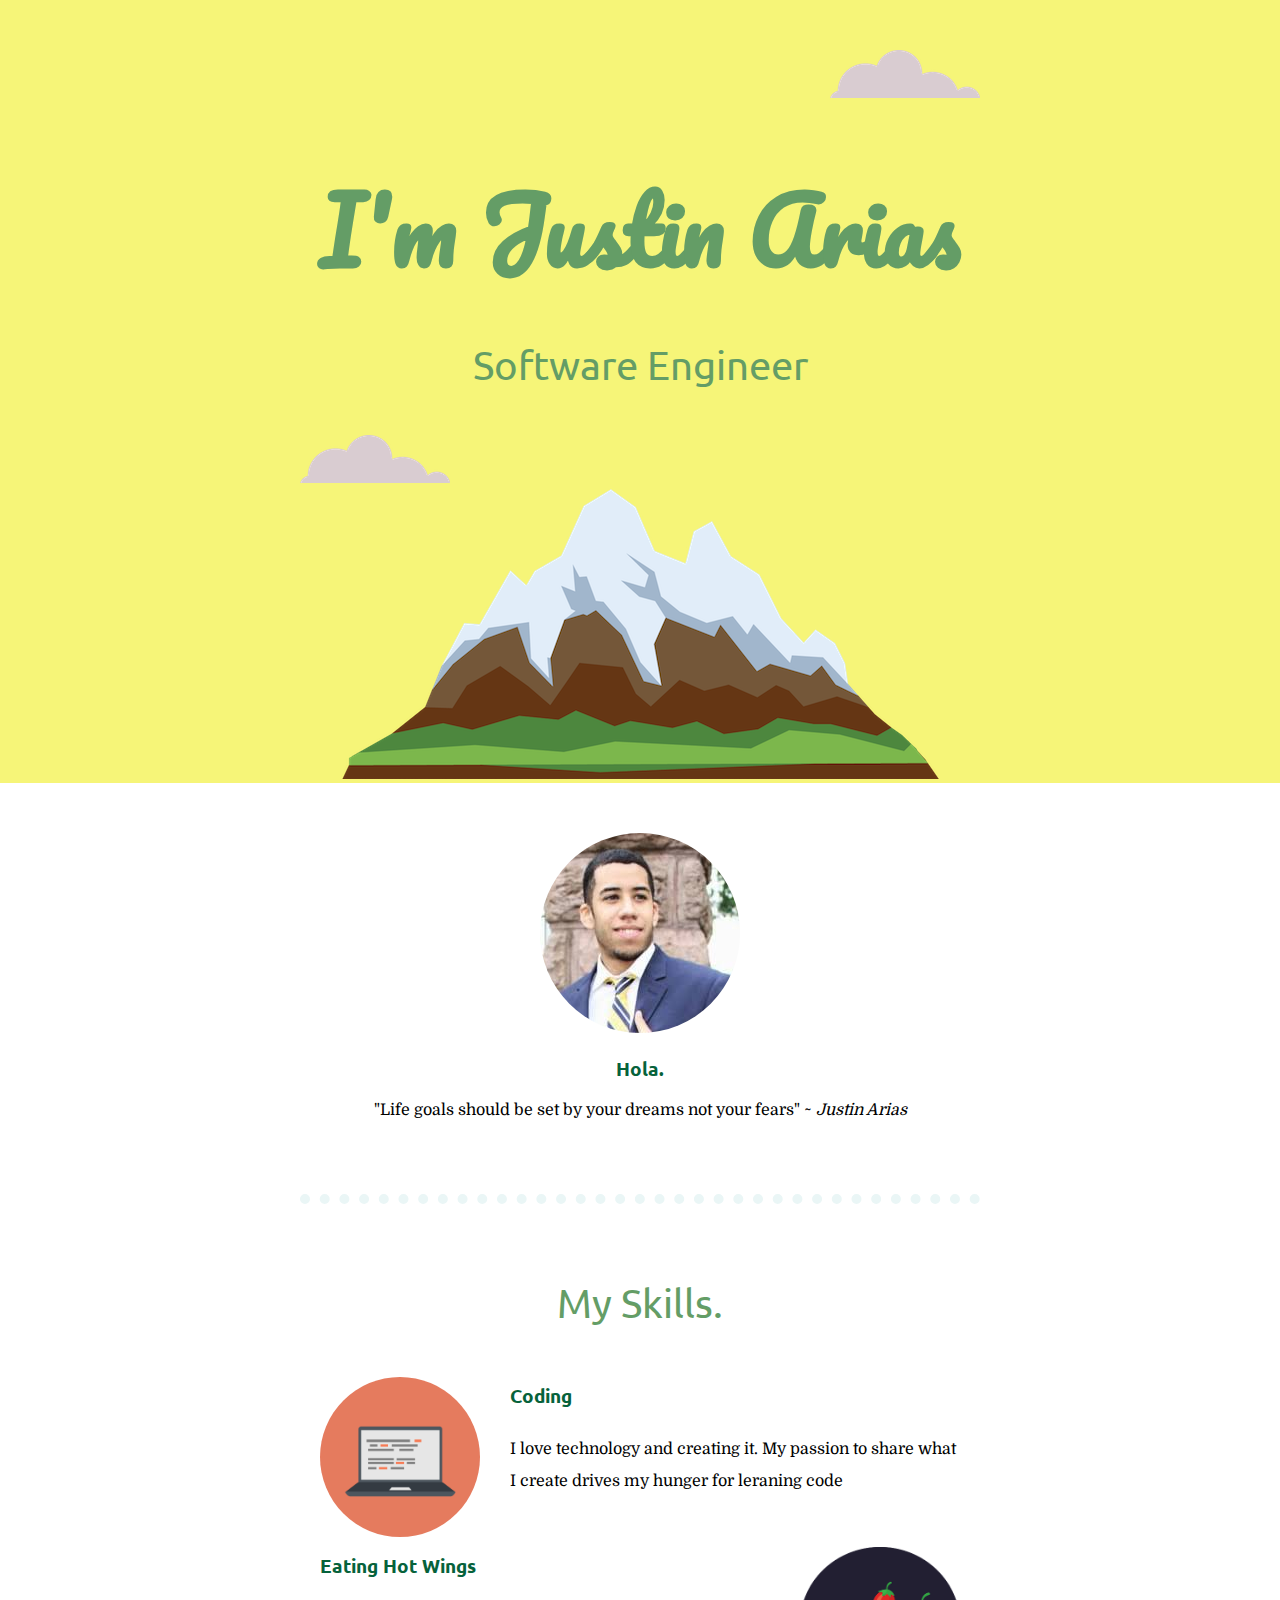
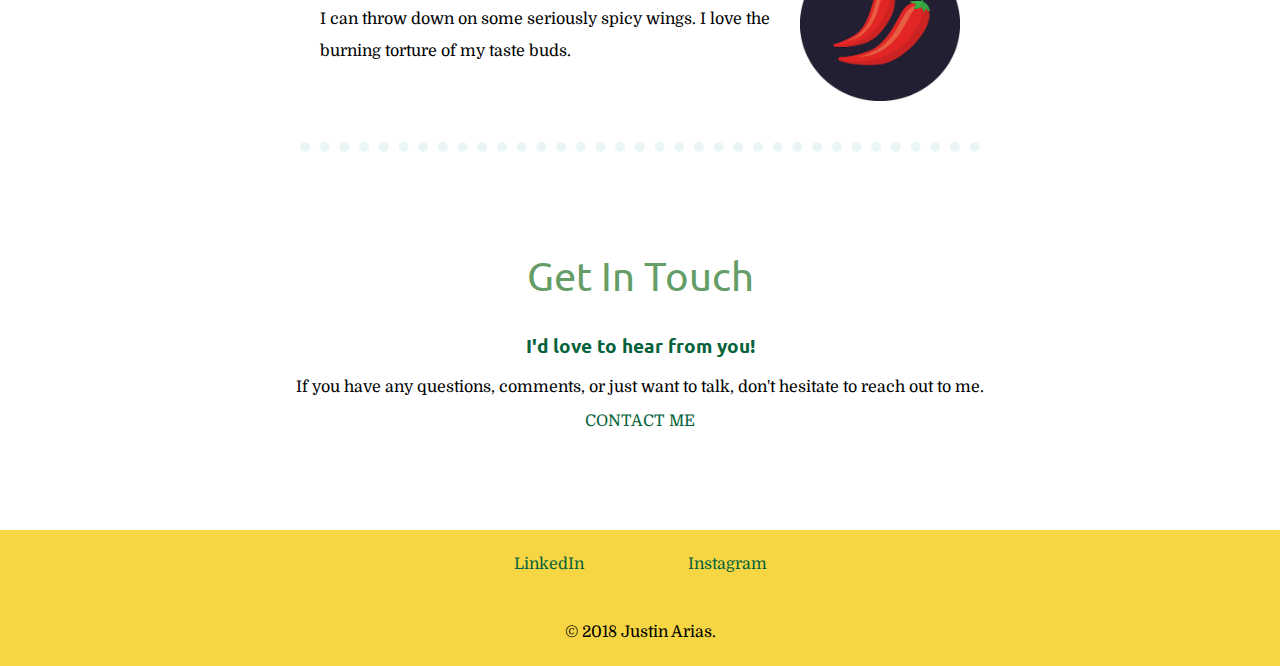
<file: index.html>
<!DOCTYPE html>
<html lang="en" dir="ltr">

<head>
  <meta charset="utf-8">
  <title>My Modern Site</title>
  <link rel="stylesheet" href="styles/index.css">
  <link rel="icon" href="resources/favicon.ico">
  <link href="https://fonts.googleapis.com/css?family=Domine|Pacifico|Ubuntu&display=swap" rel="stylesheet">
</head>

<body>
  <div class="top-container">
    <img id="top-cloud" src="resources/cloud.png" alt="clouds-img">
    <h1>I'm Justin Arias</h1>
    <h2>Software Engineer</h2>
    <img id="bottom-cloud" src="resources/cloud.png" alt="clouds-img">
    <img src="resources/mountain.png" alt="mountain-img">
  </div>
  <div class="middle-container">
    <div class="profile">
      <img class="personal-img" src="resources/justin.jpg" alt="Justin Arias">
      <h3>Hola.</h3>
      <p>"Life goals should be set by your dreams not your fears" ~ <span>Justin Arias</span></p>
    </div>
    <hr>
    <div class="skills">
      <h2>My Skills.</h2>
      <div class="skill-row">
        <img class="computer-img" src="resources/computer.png" alt="computer">
        <h3>Coding</h3>
        <p>I love technology and creating it. My passion to share what I create drives my hunger for leraning code</p>
      </div>
      <div class="skill-row">
        <img class="pepper-img" src="resources/chillies.png" alt="chilli peppers">
        <h3>Eating Hot Wings</h3>
        <p>I can throw down on some seriously spicy wings. I love the burning torture of my taste buds.</p>
      </div>
    </div>
    <hr>
    <div class="contact-me">
      <h2>Get In Touch</h2>
      <h3>I'd love to hear from you!</h3>
      <p>If you have any questions, comments, or just want to talk, don't hesitate to reach out to me.</p>
      <a class="button" href="mailto:jda822@yahoo.com">CONTACT ME</a>
    </div>
  </div>


  <div class="bottom-container">
    <a class="footer-link" href="https://www.linkedin.com/">LinkedIn</a>
    <a class="footer-link" href="https://www.instagram.com/">Instagram</a>
    <p class="copyright">© 2018 Justin Arias.</p>
  </div>
</body>

</html>
</file>
<file: styles/index.css>
body {
  margin: 0;
  text-align:center;
  font-family: 'Domine', serif;
}

h1 {
  color: #649d66;
  font-size: 90px;
  margin: 50px auto 0 auto;
  font-family: 'Pacifico', cursive;
}

h2{
  color: #649d66;
  font-size: 2.5rem;
  font-family: 'Ubuntu', sans-serif;
  font-weight: normal;
}

h3 {
  color: #06623b;
  font-family: 'Ubuntu', sans-serif;
}

a {
  color: #06623b;
  text-decoration: none;
}

hr {
  border-style: dotted none none none;
  color: #EAF6F6;
  border-width:10px;
  margin: 75px 300px;
}

span {
  font-style: italic;
}

.footer-link{
  margin: 0 50px;
}

.top-container {
  background-color: #f6f578;
  position: relative;
  padding-top:100px;
}

.middle-container{
}

.bottom-container{
  background-color: #f6d743;
  padding: 25px;
}

.skill-row {
  line-height: 2;
  margin: 50px auto;
  text-align: left;
  width: 50%;
}

.contact-me{
  margin:100px;
}

.personal-img{
  border-radius: 100px;
  margin-top: 50px;
}

.computer-img{
  border-radius: 100px;
  float: left;
  margin-right: 30px;
  width: 25%;
}

.pepper-img{
  float: right;
  margin-left: 30px;
  width: 25%;
}

.copyright{
  margin:50px 0 0 0 ;
}

.button{
   background: #649D66;
   background-image: -webkit-linear-gradient(top, #649D66, #06623B);
   background-image: -moz-linear-gradient(top, #649D66, #06623B);
   background-image: -ms-linear-gradient(top, #649D66, #06623B);
   background-image: -o-linear-gradient(top, #649D66, #06623B);
   background-image: linear-gradient(to bottom, #649D66, #06623B);
   -webkit-border-radius: 20px;
   -moz-border-radius: 20px;
   border-radius: 20px;
   color: #FFFFFF;
   font-family: Open Sans;
   font-size: 40px;
   font-weight: 100;
   padding: 40px;
   box-shadow: 1px 1px 20px 0px #000000;
   -webkit-box-shadow: 1px 1px 20px 0px #000000;
   -moz-box-shadow: 1px 1px 20px 0px #000000;
   text-shadow: 1px 1px 20px #000000;
   border: solid #06623B 1px;
   text-decoration: none;
   display: inline-block;
   cursor: pointer;
   text-align: center;
}

.button:hover{
   border: solid #649D66 1px;
   background: #06623B;
   background-image: -webkit-linear-gradient(top, #06623B, #649D66);
   background-image: -moz-linear-gradient(top, #06623B, #649D66);
   background-image: -ms-linear-gradient(top, #06623B, #649D66);
   background-image: -o-linear-gradient(top, #06623B, #649D66);
   background-image: linear-gradient(to bottom, #06623B, #649D66);
   -webkit-border-radius: 20px;
   -moz-border-radius: 20px;
   border-radius: 20px;
   text-decoration: none;
}

#top-cloud{
  position:absolute;
  right:300px;
  top:50px;
}

#bottom-cloud{
  position:absolute;
  left:300px;
  bottom:300px;
}
</file>
